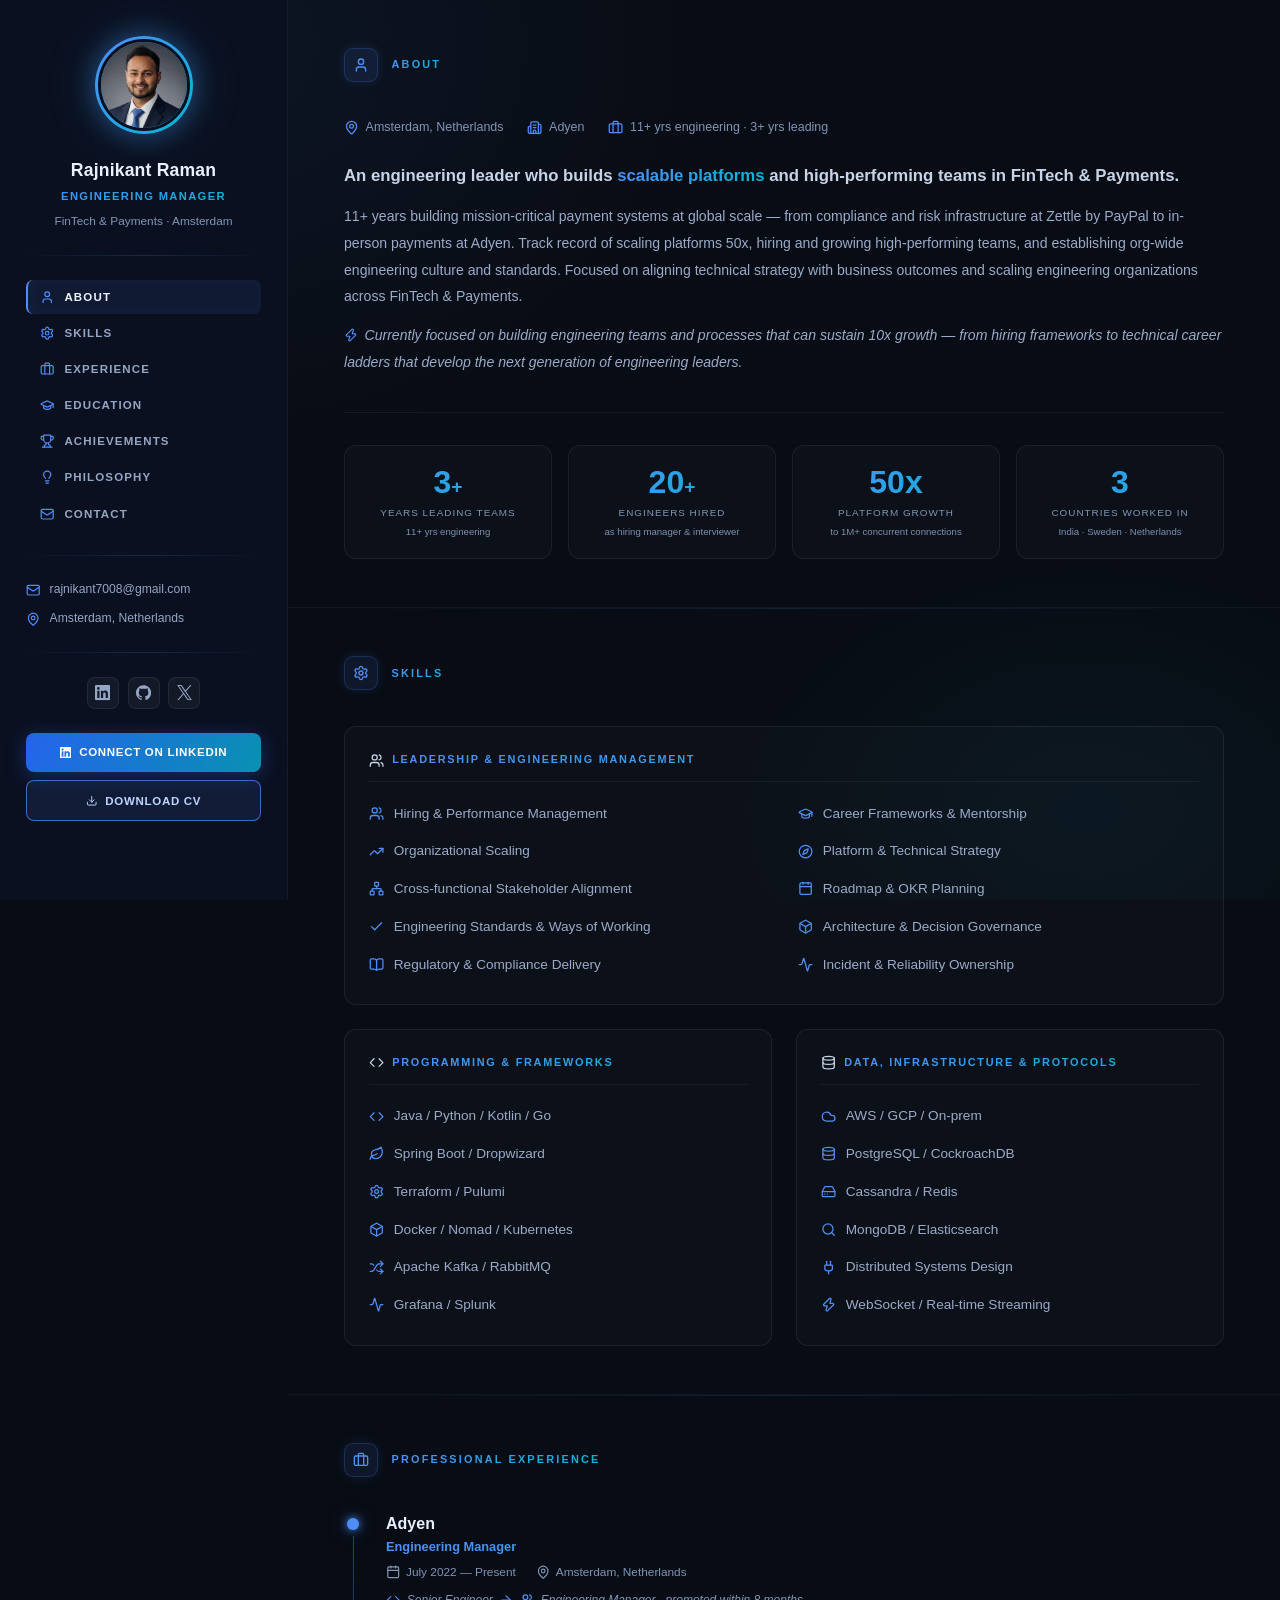
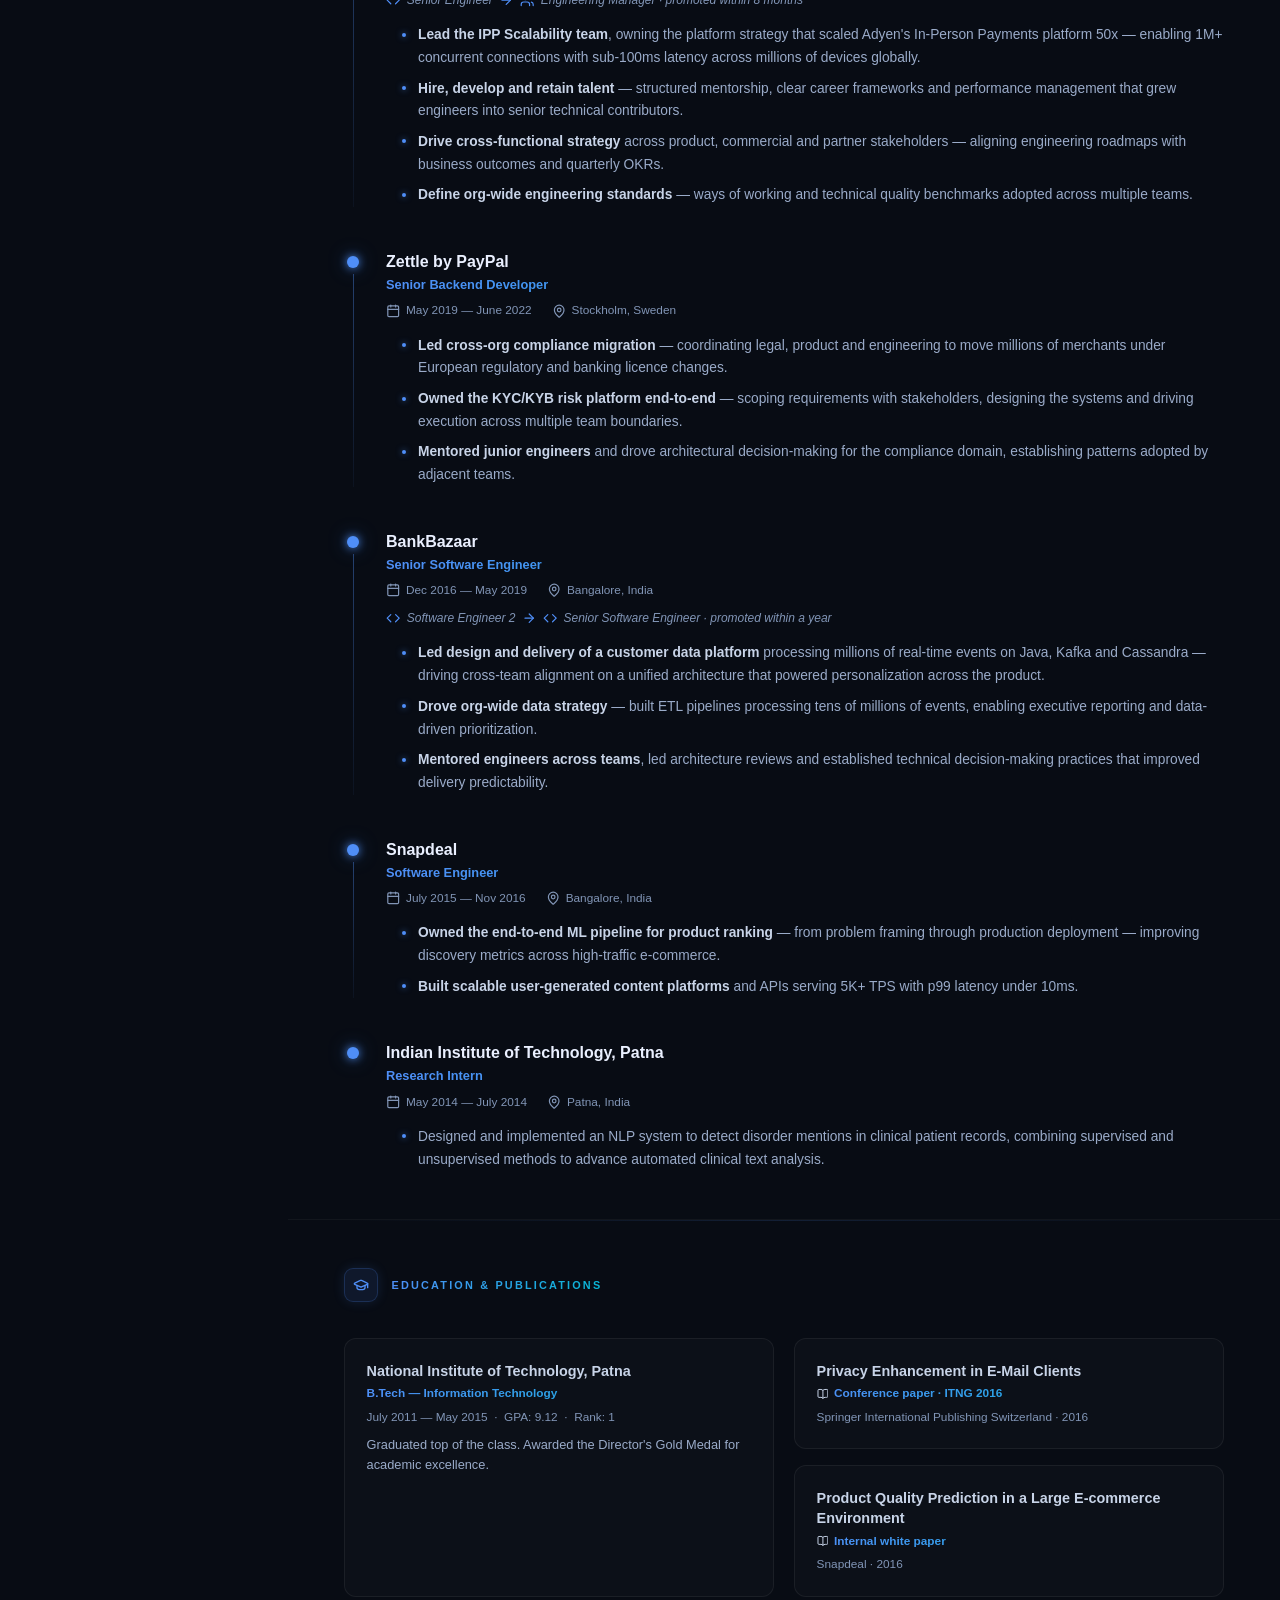
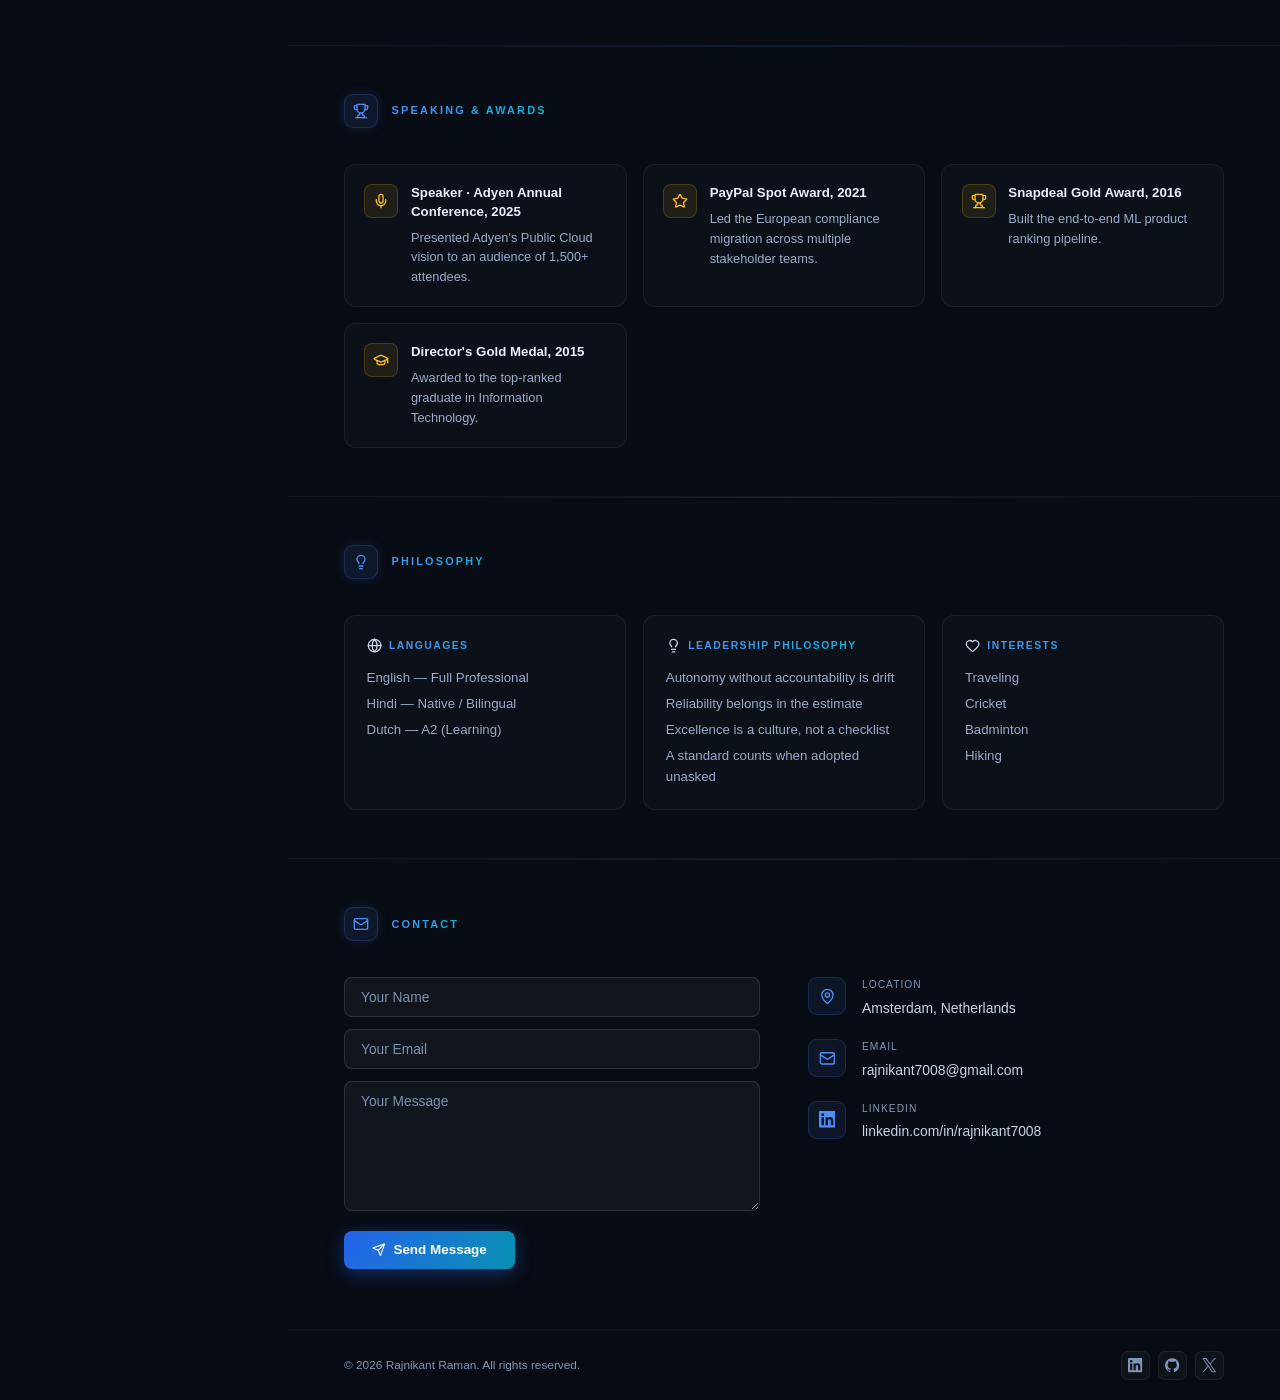
<file: index.html>
<!DOCTYPE html>
<html lang="en">
<head>
  <meta charset="utf-8">
  <title>Rajnikant Raman — Engineering Leader | FinTech &amp; Payments</title>
  <meta name="description" content="Engineering Manager at Adyen, ex-Zettle by PayPal. 11+ years building mission-critical payment systems at global scale. Based in Amsterdam.">
  <meta name="author" content="Rajnikant Raman">
  <meta name="viewport" content="width=device-width, initial-scale=1">
  <meta name="theme-color" content="#080c14">
  <meta name="robots" content="index, follow, max-image-preview:large">

  <link rel="canonical" href="https://rajnikant7008.github.io/">
  <link rel="icon" href="favicon.ico" sizes="any">
  <link rel="icon" href="favicon.svg" type="image/svg+xml">
  <link rel="apple-touch-icon" href="apple-touch-icon.png">

  <meta property="og:type" content="profile">
  <meta property="og:site_name" content="Rajnikant Raman">
  <meta property="og:title" content="Rajnikant Raman — Engineering Leader | FinTech &amp; Payments">
  <meta property="og:description" content="Engineering Manager at Adyen, ex-Zettle by PayPal. 11+ years building mission-critical payment systems at global scale. Based in Amsterdam.">
  <meta property="og:image" content="https://rajnikant7008.github.io/images/og-card.jpg">
  <meta property="og:image:width" content="1200">
  <meta property="og:image:height" content="630">
  <meta property="og:image:alt" content="Rajnikant Raman, Engineering Manager at Adyen — 3+ years leading teams, 20+ engineers hired, 50x platform growth, 3 countries.">
  <meta property="og:url" content="https://rajnikant7008.github.io/">
  <meta name="twitter:card" content="summary_large_image">
  <meta name="twitter:title" content="Rajnikant Raman — Engineering Leader | FinTech &amp; Payments">
  <meta name="twitter:description" content="Engineering Manager at Adyen, ex-Zettle by PayPal. 11+ years building mission-critical payment systems at global scale.">
  <meta name="twitter:image" content="https://rajnikant7008.github.io/images/og-card.jpg">

  <script type="application/ld+json">
  {
    "@context": "https://schema.org",
    "@type": "Person",
    "name": "Rajnikant Raman",
    "jobTitle": "Engineering Manager",
    "description": "Engineering leader with 11+ years building mission-critical payment systems at global scale.",
    "image": "https://rajnikant7008.github.io/images/og-card.jpg",
    "worksFor": { "@type": "Organization", "name": "Adyen" },
    "url": "https://rajnikant7008.github.io/",
    "address": { "@type": "PostalAddress", "addressLocality": "Amsterdam", "addressCountry": "NL" },
    "alumniOf": {
      "@type": "CollegeOrUniversity",
      "name": "National Institute of Technology, Patna",
      "sameAs": "https://www.nitp.ac.in/"
    },
    "knowsAbout": [
      "Engineering Management",
      "Distributed Systems",
      "Payments",
      "FinTech",
      "Platform Scalability",
      "Real-time Streaming"
    ],
    "knowsLanguage": ["en", "hi", "nl"],
    "sameAs": [
      "https://linkedin.com/in/rajnikant7008",
      "https://github.com/rajnikant7008",
      "https://x.com/rajnikant7008"
    ]
  }
  </script>

  <style>
    /* ── Reset ── */
    *, *::before, *::after { box-sizing: border-box; margin: 0; padding: 0; }
    html { scroll-behavior: smooth; }
    body {
      font-family: -apple-system, BlinkMacSystemFont, 'Segoe UI', Roboto, 'Helvetica Neue', sans-serif;
      background: #080c14;
      background-image:
        radial-gradient(ellipse 900px 700px at 15% 5%,  rgba(79,142,247,0.07) 0%, transparent 60%),
        radial-gradient(ellipse 700px 500px at 85% 90%, rgba(6,182,212,0.05)  0%, transparent 55%);
      background-attachment: fixed;
      color: #c8d4e8;
      display: flex;
      min-height: 100vh;
      line-height: 1.6;
    }
    a { color: inherit; text-decoration: none; }
    ul { list-style: none; }

    /* ── Utility ── */
    .grad-text {
      background: linear-gradient(120deg, #4f8ef7 0%, #06b6d4 100%);
      -webkit-background-clip: text;
      -webkit-text-fill-color: transparent;
      background-clip: text;
    }
    .vh {
      position: absolute; width: 1px; height: 1px;
      padding: 0; margin: -1px; overflow: hidden;
      clip: rect(0 0 0 0); clip-path: inset(50%); white-space: nowrap;
    }
    .skip-link {
      position: absolute; left: 0.5rem; top: -3rem;
      background: #2563eb; color: #fff;
      padding: 0.6rem 1rem; border-radius: 0 0 8px 8px;
      font-size: 0.82rem; font-weight: 700; z-index: 999;
      transition: top 0.15s;
    }
    .skip-link:focus { top: 0; color: #fff; }

    /* Icons */
    .ic {
      width: 1em; height: 1em;
      flex-shrink: 0;
      display: inline-block;
      vertical-align: -0.14em;
    }

    /* Focus visibility */
    a:focus-visible, button:focus-visible, input:focus-visible, textarea:focus-visible {
      outline: 2px solid #7ab3ff;
      outline-offset: 2px;
      border-radius: 4px;
    }

    /* ═══════════════════════════════════════
       SIDEBAR
    ═══════════════════════════════════════ */
    .sidebar {
      width: 288px;
      min-height: 100vh;
      background: #0b1020;
      border-right: 1px solid rgba(255,255,255,0.05);
      position: fixed;
      top: 0; left: 0;
      overflow-y: auto;
      display: flex;
      flex-direction: column;
      z-index: 100;
      scrollbar-width: thin;
      scrollbar-color: #1a2236 transparent;
    }
    .sidebar::-webkit-scrollbar { width: 3px; }
    .sidebar::-webkit-scrollbar-thumb { background: #1a2236; }

    .sidebar-inner {
      padding: 2.25rem 1.6rem 2.5rem;
      display: flex;
      flex-direction: column;
      gap: 1.5rem;
      flex: 1;
    }

    /* Profile */
    .profile { text-align: center; }
    .profile-photo-wrap {
      display: inline-block;
      padding: 3px;
      border-radius: 50%;
      background: linear-gradient(135deg, #4f8ef7, #06b6d4);
      box-shadow: 0 0 28px rgba(79,142,247,0.45), 0 0 56px rgba(6,182,212,0.15);
      margin-bottom: 1.1rem;
      line-height: 0;
    }
    .profile-photo {
      width: 92px; height: 92px;
      border-radius: 50%;
      border: 3px solid #0b1020;
      object-fit: cover;
      display: block;
    }
    .profile-name {
      font-size: 1.1rem;
      font-weight: 700;
      color: #eaf0ff;
      letter-spacing: 0.01em;
      margin-bottom: 0.35rem;
      line-height: 1.3;
    }
    .profile-role {
      font-size: 0.7rem;
      font-weight: 700;
      text-transform: uppercase;
      letter-spacing: 0.12em;
      line-height: 1.6;
    }
    .profile-tagline {
      font-size: 0.74rem;
      color: #8195b6;
      margin-top: 0.4rem;
    }

    /* Divider */
    .s-div {
      border: none;
      height: 1px;
      background: linear-gradient(90deg, transparent, rgba(79,142,247,0.2), transparent);
    }

    /* Nav */
    .sidebar-nav { display: flex; flex-direction: column; gap: 0.15rem; }
    .sidebar-nav a {
      display: flex; align-items: center; gap: 0.65rem;
      padding: 0.48rem 0.75rem;
      border-radius: 7px;
      font-size: 0.72rem;
      font-weight: 600;
      color: #94a6c4;
      text-transform: uppercase;
      letter-spacing: 0.1em;
      border-left: 2px solid transparent;
      transition: all 0.18s;
      white-space: nowrap;
    }
    .sidebar-nav a .ic { font-size: 0.9rem; color: #4f8ef7; }
    .sidebar-nav a:hover, .sidebar-nav a.active {
      background: rgba(79,142,247,0.08);
      color: #eaf0ff;
      border-left-color: #4f8ef7;
      box-shadow: inset 4px 0 16px rgba(79,142,247,0.06);
    }

    /* Contact list */
    .contact-list { display: flex; flex-direction: column; gap: 0.6rem; }
    .contact-item {
      display: flex; align-items: flex-start; gap: 0.6rem;
      font-size: 0.76rem; color: #94a6c4;
    }
    .contact-item .ic { color: #4f8ef7; margin-top: 3px; font-size: 0.9rem; }
    .contact-item a { color: #94a6c4; transition: color 0.15s; word-break: break-word; }
    .contact-item a:hover { color: #7ab3ff; }

    /* Social */
    .social-row { display: flex; gap: 0.55rem; justify-content: center; flex-wrap: wrap; }
    .social-row a {
      width: 32px; height: 32px;
      border-radius: 8px;
      background: rgba(255,255,255,0.04);
      border: 1px solid rgba(255,255,255,0.07);
      display: flex; align-items: center; justify-content: center;
      color: #94a6c4; font-size: 0.95rem;
      transition: all 0.18s;
    }
    .social-row a:hover {
      background: rgba(79,142,247,0.15);
      border-color: rgba(79,142,247,0.4);
      color: #7ab3ff;
      box-shadow: 0 0 12px rgba(79,142,247,0.25);
    }

    /* CTA */
    .sidebar-ctas { display: flex; flex-direction: column; gap: 0.5rem; }
    .sidebar-cta, .sidebar-cta-outline {
      display: flex; align-items: center; justify-content: center; gap: 0.5rem;
      padding: 0.65rem;
      border-radius: 8px;
      font-size: 0.72rem;
      font-weight: 700;
      letter-spacing: 0.06em;
      text-transform: uppercase;
    }
    .sidebar-cta {
      background: linear-gradient(120deg, #2563eb, #0891b2);
      color: #fff;
      transition: opacity 0.18s, box-shadow 0.18s;
      box-shadow: 0 4px 20px rgba(37,99,235,0.35);
    }
    .sidebar-cta:hover {
      opacity: 0.9;
      box-shadow: 0 4px 28px rgba(37,99,235,0.55);
      color: #fff;
    }
    .sidebar-cta-outline {
      border: 1px solid rgba(79,142,247,0.7);
      background: rgba(79,142,247,0.1);
      color: #bcd4ff;
      transition: border-color 0.18s, color 0.18s, background 0.18s;
    }
    .sidebar-cta-outline:hover {
      border-color: #7ab3ff;
      background: rgba(79,142,247,0.2);
      color: #fff;
    }

    /* ═══════════════════════════════════════
       MAIN CONTENT
    ═══════════════════════════════════════ */
    .main-content {
      margin-left: 288px;
      flex: 1;
      min-height: 100vh;
      display: flex;
      flex-direction: column;
    }

    .print-header { display: none; }

    /* Section */
    .section {
      padding: 3rem 3.5rem;
      position: relative;
      border-bottom: 1px solid rgba(255,255,255,0.04);
    }
    .section::before {
      content: '';
      position: absolute;
      top: 0; left: 3.5rem; right: 3.5rem;
      height: 1px;
      background: linear-gradient(90deg, transparent, rgba(79,142,247,0.15), transparent);
    }
    .section:first-of-type::before { display: none; }

    .section-header {
      display: flex; align-items: center; gap: 0.85rem;
      margin-bottom: 2.25rem;
    }
    .section-icon {
      width: 34px; height: 34px;
      background: rgba(79,142,247,0.1);
      border: 1px solid rgba(79,142,247,0.2);
      border-radius: 9px;
      display: flex; align-items: center; justify-content: center;
      color: #4f8ef7; font-size: 1rem;
      flex-shrink: 0;
      box-shadow: 0 0 12px rgba(79,142,247,0.15);
    }
    .section-title {
      font-size: 0.68rem;
      font-weight: 800;
      text-transform: uppercase;
      letter-spacing: 0.2em;
    }

    /* ── Skills ── */
    .skills-main-grid {
      display: grid;
      grid-template-columns: repeat(2, 1fr);
      gap: 1.5rem;
    }
    /* Leadership leads the section: full-width row, two-column list */
    .skill-group.lead-group { grid-column: 1 / -1; }
    .lead-group .skill-list {
      display: grid;
      grid-template-columns: repeat(2, minmax(0, 1fr));
      gap: 0.4rem 1.75rem;
    }
    .skill-group {
      background: rgba(255,255,255,0.02);
      border: 1px solid rgba(255,255,255,0.07);
      border-radius: 12px;
      padding: 1.5rem;
      transition: border-color 0.2s, box-shadow 0.2s;
    }
    .skill-group:hover {
      border-color: rgba(79,142,247,0.25);
      box-shadow: 0 4px 24px rgba(79,142,247,0.07);
    }
    .skill-group-title {
      font-size: 0.68rem;
      font-weight: 800;
      text-transform: uppercase;
      letter-spacing: 0.16em;
      margin-bottom: 1rem;
      padding-bottom: 0.75rem;
      border-bottom: 1px solid rgba(255,255,255,0.06);
      display: flex; align-items: center; gap: 0.5rem;
    }
    .skill-group-title .ic { font-size: 0.95rem; }
    .skill-list { display: flex; flex-direction: column; gap: 0.4rem; }
    .skill-item {
      display: flex; align-items: center; gap: 0.6rem;
      font-size: 0.85rem; color: #9aabc9;
      padding: 0.3rem 0;
    }
    .skill-item .ic { color: #4f8ef7; font-size: 0.95rem; }

    /* ── About ── */
    .about-meta {
      font-size: 0.78rem;
      color: #8195b6;
      display: flex; gap: 1.5rem; flex-wrap: wrap;
      margin-bottom: 1.5rem;
    }
    .about-meta span { display: flex; align-items: center; gap: 0.4rem; }
    .about-meta .ic { color: #4f8ef7; font-size: 0.95rem; }
    .about-lead {
      font-size: 1.05rem;
      font-weight: 600;
      line-height: 1.65;
      color: #c8d4e8;
      margin-bottom: 0.85rem;
    }
    .about-body {
      font-size: 0.88rem;
      line-height: 1.9;
      color: #9aabc9;
    }
    .about-focus {
      margin-top: 0.75rem;
      font-style: italic;
      color: #9aabc9;
    }
    .about-focus .ic { color: #4f8ef7; margin-right: 0.4rem; }
    .stat-row {
      display: flex; gap: 1rem;
      margin-top: 2.25rem;
      padding-top: 2rem;
      border-top: 1px solid rgba(255,255,255,0.06);
      flex-wrap: wrap;
    }
    .stat-card {
      flex: 1; min-width: 100px;
      padding: 1.25rem 0.75rem;
      border-radius: 12px;
      background: rgba(255,255,255,0.02);
      border: 1px solid rgba(255,255,255,0.06);
      text-align: center;
      display: flex; flex-direction: column; justify-content: center;
      transition: border-color 0.2s, box-shadow 0.2s;
    }
    .stat-card:hover {
      border-color: rgba(79,142,247,0.3);
      box-shadow: 0 0 20px rgba(79,142,247,0.08);
    }
    .stat-val {
      font-size: 2rem;
      font-weight: 800;
      line-height: 1;
      display: block;
    }
    .stat-val small { font-size: 1.2rem; }
    .stat-lbl {
      font-size: 0.62rem;
      text-transform: uppercase;
      letter-spacing: 0.1em;
      color: #8195b6;
      margin-top: 0.45rem;
      display: block;
    }
    .stat-sub {
      font-size: 0.6rem;
      color: #7d90b0;
      margin-top: 0.3rem;
      display: block;
      line-height: 1.35;
    }

    /* ── Timeline ── */
    .timeline { display: flex; flex-direction: column; }
    .tl-item {
      display: flex; gap: 1.5rem;
      padding-bottom: 2.75rem;
    }
    .tl-item:last-child { padding-bottom: 0; }
    .tl-left {
      display: flex; flex-direction: column; align-items: center;
      flex-shrink: 0; width: 18px;
    }
    .tl-dot {
      width: 12px; height: 12px;
      border-radius: 50%;
      background: #4f8ef7;
      box-shadow: 0 0 8px rgba(79,142,247,0.9), 0 0 20px rgba(79,142,247,0.4);
      flex-shrink: 0;
      margin-top: 5px;
    }
    .tl-line {
      width: 1px; flex: 1;
      background: linear-gradient(180deg, rgba(79,142,247,0.4) 0%, rgba(79,142,247,0.05) 100%);
      margin-top: 6px;
    }
    .tl-item:last-child .tl-line { display: none; }
    .tl-body { flex: 1; padding-top: 1px; }
    .tl-company {
      font-size: 1rem; font-weight: 700; color: #eaf0ff;
      line-height: 1.3;
    }
    .tl-company a { color: #eaf0ff; transition: color 0.15s; }
    .tl-company a:hover { color: #7ab3ff; }
    .tl-role {
      font-size: 0.8rem; font-weight: 600;
      margin-top: 0.15rem;
    }
    .tl-meta {
      display: flex; gap: 1.25rem; flex-wrap: wrap;
      font-size: 0.74rem; color: #8195b6;
      margin-top: 0.35rem;
    }
    .tl-meta span { display: flex; align-items: center; gap: 0.35rem; }
    .tl-meta .ic { font-size: 0.9rem; }
    .tl-context {
      margin-top: 0.55rem;
      font-size: 0.75rem;
      color: #8195b6;
      font-style: italic;
      display: flex; align-items: center; gap: 0.4rem; flex-wrap: wrap;
    }
    .tl-context .ic { font-size: 0.9rem; color: #4f8ef7; font-style: normal; }
    .tl-bullets {
      margin-top: 0.9rem;
      padding-left: 1rem;
      list-style: none;
      display: flex; flex-direction: column; gap: 0.5rem;
    }
    .tl-bullets li {
      font-size: 0.86rem; color: #9aabc9; line-height: 1.65;
      padding-left: 1rem;
      position: relative;
    }
    .tl-bullets li::before {
      content: '';
      position: absolute; left: 0; top: 0.62em;
      width: 4px; height: 4px;
      border-radius: 50%;
      background: #4f8ef7;
      box-shadow: 0 0 6px rgba(79,142,247,0.7);
    }
    .tl-bullets strong { color: #c8d4e8; font-weight: 600; }

    /* ── Grid ── */
    .two-col {
      display: grid;
      grid-template-columns: 1fr 1fr;
      gap: 1.25rem;
    }
    .pub-stack { display: flex; flex-direction: column; gap: 1rem; }

    /* Info cards */
    .info-card {
      background: rgba(255,255,255,0.02);
      border: 1px solid rgba(255,255,255,0.06);
      border-radius: 12px;
      padding: 1.35rem;
      transition: border-color 0.2s, box-shadow 0.2s;
    }
    .info-card:hover {
      border-color: rgba(79,142,247,0.25);
      box-shadow: 0 4px 24px rgba(79,142,247,0.07);
    }
    .info-card-title {
      font-size: 0.9rem; font-weight: 700; color: #c8d4e8;
      margin-bottom: 0.2rem; line-height: 1.4;
    }
    .info-card-title a { color: #c8d4e8; transition: color 0.15s; }
    .info-card-title a:hover { color: #7ab3ff; }
    .info-card-sub {
      font-size: 0.74rem; font-weight: 600;
      margin-bottom: 0.3rem;
      display: flex; align-items: center; gap: 0.35rem;
    }
    .info-card-meta { font-size: 0.74rem; color: #8195b6; }
    .info-card-body { font-size: 0.8rem; color: #9aabc9; margin-top: 0.5rem; line-height: 1.6; }

    /* Achievements */
    .ach-grid {
      display: grid;
      grid-template-columns: repeat(auto-fit, minmax(210px, 1fr));
      gap: 1rem;
    }
    .ach-card {
      background: rgba(255,255,255,0.02);
      border: 1px solid rgba(255,255,255,0.06);
      border-radius: 12px;
      padding: 1.2rem;
      display: flex; gap: 0.8rem; align-items: flex-start;
      transition: border-color 0.2s, box-shadow 0.2s;
    }
    .ach-card:hover {
      border-color: rgba(250,204,21,0.25);
      box-shadow: 0 4px 24px rgba(250,204,21,0.05);
    }
    .ach-icon {
      width: 34px; height: 34px;
      border-radius: 8px;
      background: rgba(250,204,21,0.08);
      border: 1px solid rgba(250,204,21,0.18);
      display: flex; align-items: center; justify-content: center;
      color: #fbbf24; font-size: 1rem;
      flex-shrink: 0;
    }
    .ach-body { min-width: 0; }
    .ach-text { font-size: 0.8rem; color: #9aabc9; line-height: 1.55; }
    .ach-title { color: #eaf0ff; margin: 0 0 0.4rem; font-size: 0.83rem; font-weight: 700; line-height: 1.4; letter-spacing: 0; }

    /* More */
    .more-grid {
      display: grid;
      grid-template-columns: repeat(3, 1fr);
      gap: 1.1rem;
    }
    .more-card {
      background: rgba(255,255,255,0.02);
      border: 1px solid rgba(255,255,255,0.06);
      border-radius: 12px;
      padding: 1.35rem;
      transition: border-color 0.2s, box-shadow 0.2s;
    }
    .more-card:hover {
      border-color: rgba(79,142,247,0.25);
      box-shadow: 0 4px 24px rgba(79,142,247,0.07);
    }
    .more-card-title {
      font-size: 0.65rem; font-weight: 800;
      text-transform: uppercase; letter-spacing: 0.14em;
      margin-bottom: 0.85rem;
      display: flex; align-items: center; gap: 0.45rem;
    }
    .more-card-title .ic { font-size: 0.95rem; }
    .more-list { display: flex; flex-direction: column; gap: 0.35rem; }
    .more-list li { font-size: 0.83rem; color: #9aabc9; line-height: 1.55; }

    /* Contact */
    .contact-grid {
      display: grid;
      grid-template-columns: 1fr 1fr;
      gap: 3rem;
    }
    .cf-wrap { display: flex; flex-direction: column; gap: 0.75rem; }
    .form-field input, .form-field textarea {
      width: 100%;
      padding: 0.72rem 1rem;
      background: rgba(255,255,255,0.04);
      border: 1px solid rgba(255,255,255,0.12);
      border-radius: 8px;
      font-size: 0.86rem;
      color: #c8d4e8;
      outline: none;
      transition: border-color 0.18s, box-shadow 0.18s;
      font-family: inherit;
    }
    .form-field input::placeholder, .form-field textarea::placeholder { color: #7d90b0; }
    .form-field input:focus, .form-field textarea:focus {
      border-color: rgba(79,142,247,0.6);
      box-shadow: 0 0 0 3px rgba(79,142,247,0.12);
    }
    .form-field textarea { min-height: 130px; resize: vertical; }
    .btn-submit {
      display: inline-flex; align-items: center; gap: 0.5rem;
      align-self: flex-start;
      background: linear-gradient(120deg, #2563eb, #0891b2);
      color: #fff; border: none;
      padding: 0.72rem 1.75rem;
      border-radius: 8px;
      font-size: 0.84rem; font-weight: 700;
      cursor: pointer;
      transition: opacity 0.18s, box-shadow 0.18s;
      font-family: inherit;
      box-shadow: 0 4px 18px rgba(37,99,235,0.4);
    }
    .btn-submit:hover:not(:disabled) { opacity: 0.9; box-shadow: 0 4px 28px rgba(37,99,235,0.6); }
    .btn-submit:disabled { opacity: 0.65; cursor: progress; }
    .form-status { margin-top: 0.75rem; }
    .form-status p {
      display: flex; align-items: center; gap: 0.5rem;
      font-size: 0.84rem;
      padding: 0.75rem 1rem; border-radius: 8px;
    }
    .form-status .ok  { background: rgba(16,185,129,0.1); color: #4ade80; border: 1px solid rgba(52,211,153,0.25); }
    .form-status .err { background: rgba(239,68,68,0.1);  color: #f87171; border: 1px solid rgba(248,113,113,0.25); }

    .ci-wrap { display: flex; flex-direction: column; gap: 1.25rem; }
    .ci-item { display: flex; gap: 1rem; align-items: flex-start; }
    .ci-icon {
      width: 38px; height: 38px;
      background: rgba(79,142,247,0.08);
      border: 1px solid rgba(79,142,247,0.18);
      border-radius: 9px;
      display: flex; align-items: center; justify-content: center;
      color: #4f8ef7; font-size: 1.05rem; flex-shrink: 0;
    }
    .ci-label { font-size: 0.64rem; text-transform: uppercase; letter-spacing: 0.1em; color: #8195b6; margin-bottom: 0.2rem; }
    .ci-value { font-size: 0.87rem; color: #c8d4e8; font-weight: 500; word-break: break-word; }
    .ci-value a { color: #c8d4e8; transition: color 0.15s; }
    .ci-value a:hover { color: #7ab3ff; }

    /* Footer */
    .site-footer {
      background: #070b12;
      border-top: 1px solid rgba(255,255,255,0.04);
      padding: 1.25rem 3.5rem;
      display: flex; justify-content: space-between; align-items: center;
      gap: 1rem;
      margin-top: auto;
    }
    .footer-copy { font-size: 0.74rem; color: #8195b6; }
    .footer-social { display: flex; gap: 0.5rem; }
    .footer-social a {
      width: 29px; height: 29px;
      border-radius: 7px;
      background: rgba(255,255,255,0.03);
      border: 1px solid rgba(255,255,255,0.06);
      display: flex; align-items: center; justify-content: center;
      color: #8195b6; font-size: 0.9rem;
      transition: all 0.18s;
    }
    .footer-social a:hover {
      background: rgba(79,142,247,0.12);
      border-color: rgba(79,142,247,0.3);
      color: #7ab3ff;
      box-shadow: 0 0 10px rgba(79,142,247,0.2);
    }

    /* ── Responsive ── */
    @media (max-width: 1024px) {
      .sidebar { width: 260px; }
      .main-content { margin-left: 260px; }
      .section { padding: 2.5rem 2rem; }
      .section::before { left: 2rem; right: 2rem; }
      .site-footer { padding: 1.25rem 2rem; }
      .skills-main-grid { grid-template-columns: 1fr 1fr; }
      .more-grid { grid-template-columns: 1fr 1fr; }
    }

    /* Compact mobile header: content starts far sooner. */
    @media (max-width: 768px) {
      body { flex-direction: column; }
      .sidebar {
        width: 100%; position: static; min-height: auto;
        border-right: none; border-bottom: 1px solid rgba(255,255,255,0.06);
      }
      .main-content { margin-left: 0; }
      .sidebar-inner { padding: 1.1rem 1.25rem 0.9rem; gap: 0.9rem; }
      .profile {
        display: flex; align-items: center; gap: 0.9rem; text-align: left;
      }
      .profile-photo-wrap { margin-bottom: 0; }
      .profile-photo { width: 56px; height: 56px; }
      .profile-name { font-size: 1rem; margin-bottom: 0.15rem; }
      .sidebar-nav {
        flex-direction: row; overflow-x: auto; gap: 0.3rem;
        padding-bottom: 0.3rem; scrollbar-width: none;
        -webkit-overflow-scrolling: touch;
      }
      .sidebar-nav::-webkit-scrollbar { display: none; }
      .sidebar-nav a {
        border-left: none; border-bottom: 2px solid transparent;
        border-radius: 6px 6px 0 0; padding: 0.4rem 0.6rem;
      }
      .sidebar-nav a:hover, .sidebar-nav a.active {
        border-left-color: transparent; border-bottom-color: #4f8ef7; box-shadow: none;
      }
      .sidebar-ctas { flex-direction: row; }
      .sidebar-ctas a { flex: 1; }
      /* Duplicated verbatim in the Contact section below. */
      .sidebar .contact-list, .sidebar .social-row, .sidebar .s-div { display: none; }
      .two-col, .more-grid, .contact-grid, .skills-main-grid { grid-template-columns: 1fr; }
      .lead-group .skill-list { grid-template-columns: 1fr; }
      .contact-grid { gap: 2rem; }
      .section { padding: 2rem 1.25rem; }
      .section::before { left: 1.25rem; right: 1.25rem; }
      .site-footer { padding: 1rem 1.25rem; flex-direction: column; gap: 0.75rem; text-align: center; }
      .stat-row { gap: 0.75rem; }
      .tl-item { gap: 1rem; }
    }
    @media (max-width: 480px) {
      .ach-grid { grid-template-columns: 1fr; }
      .stat-card { min-width: 80px; flex-basis: 40%; }
      .stat-val { font-size: 1.7rem; }
    }

    @media (prefers-reduced-motion: reduce) {
      html { scroll-behavior: auto; }
      *, *::before, *::after {
        animation-duration: 0.01ms !important;
        animation-iteration-count: 1 !important;
        transition-duration: 0.01ms !important;
      }
    }

    /* ── Print ── */
    @media print {
      body {
        display: block; background: #fff; color: #000;
        font-size: 11pt; line-height: 1.45;
      }
      .sidebar, .site-footer, #contact, .skip-link, .stat-row { display: none !important; }
      .main-content { margin: 0; }
      .print-header {
        display: block;
        margin: 0 0 1.1rem;
        padding-bottom: 0.6rem;
        border-bottom: 1.5pt solid #000;
        page-break-after: avoid;
      }
      .print-name {
        margin: 0; font-size: 19pt; font-weight: 800;
        letter-spacing: -0.01em; color: #000;
      }
      .print-role {
        margin: 0.15rem 0 0; font-size: 10.5pt; font-weight: 600;
        letter-spacing: 0.06em; text-transform: uppercase; color: #333;
      }
      .print-contact { margin: 0.35rem 0 0; font-size: 9.5pt; color: #222; }
      .section { padding: 0 0 1rem; border: none; page-break-inside: avoid; }
      .section::before { display: none; }
      .section-icon { display: none; }
      .section-title, .grad-text {
        -webkit-text-fill-color: #000 !important; color: #000 !important;
        background: none !important;
      }
      .section-title { font-size: 12pt; letter-spacing: 0.08em; }
      .about-lead, .about-body, .skill-item, .tl-bullets li, .more-list li,
      .ach-text, .info-card-body, .tl-meta, .info-card-meta, .about-meta { color: #222 !important; }
      .tl-company, .tl-company a, .info-card-title, .info-card-title a,
      .ach-title, .tl-bullets strong { color: #000 !important; }
      .skill-group, .info-card, .ach-card, .more-card, .stat-card {
        border: 1px solid #ccc; box-shadow: none; background: none;
        page-break-inside: avoid;
      }
      .tl-dot, .tl-line { background: #888 !important; box-shadow: none !important; }
      .tl-item { page-break-inside: avoid; }
      a { color: #000; }
    }
  </style>
</head>

<body id="top">

  <a class="skip-link" href="#main">Skip to content</a>

  <svg xmlns="http://www.w3.org/2000/svg" style="display:none" aria-hidden="true"><symbol id="i-user" viewBox="0 0 24 24" fill="none" stroke="currentColor" stroke-width="2" stroke-linecap="round" stroke-linejoin="round"><path d="M19 21v-2a4 4 0 0 0-4-4H9a4 4 0 0 0-4 4v2" /> <circle cx="12" cy="7" r="4" /></symbol><symbol id="i-settings" viewBox="0 0 24 24" fill="none" stroke="currentColor" stroke-width="2" stroke-linecap="round" stroke-linejoin="round"><path d="M9.671 4.136a2.34 2.34 0 0 1 4.659 0 2.34 2.34 0 0 0 3.319 1.915 2.34 2.34 0 0 1 2.33 4.033 2.34 2.34 0 0 0 0 3.831 2.34 2.34 0 0 1-2.33 4.033 2.34 2.34 0 0 0-3.319 1.915 2.34 2.34 0 0 1-4.659 0 2.34 2.34 0 0 0-3.32-1.915 2.34 2.34 0 0 1-2.33-4.033 2.34 2.34 0 0 0 0-3.831A2.34 2.34 0 0 1 6.35 6.051a2.34 2.34 0 0 0 3.319-1.915" /> <circle cx="12" cy="12" r="3" /></symbol><symbol id="i-briefcase" viewBox="0 0 24 24" fill="none" stroke="currentColor" stroke-width="2" stroke-linecap="round" stroke-linejoin="round"><path d="M16 20V4a2 2 0 0 0-2-2h-4a2 2 0 0 0-2 2v16" /> <rect width="20" height="14" x="2" y="6" rx="2" /></symbol><symbol id="i-grad" viewBox="0 0 24 24" fill="none" stroke="currentColor" stroke-width="2" stroke-linecap="round" stroke-linejoin="round"><path d="M21.42 10.922a1 1 0 0 0-.019-1.838L12.83 5.18a2 2 0 0 0-1.66 0L2.6 9.08a1 1 0 0 0 0 1.832l8.57 3.908a2 2 0 0 0 1.66 0z" /> <path d="M22 10v6" /> <path d="M6 12.5V16a6 3 0 0 0 12 0v-3.5" /></symbol><symbol id="i-trophy" viewBox="0 0 24 24" fill="none" stroke="currentColor" stroke-width="2" stroke-linecap="round" stroke-linejoin="round"><path d="M10 14.66V17a1 1 0 0 1-1 1 2 2 0 0 0-2 2v2" /> <path d="M14 14.66V17a1 1 0 0 0 1 1 2 2 0 0 1 2 2v2" /> <path d="M17.916 10H19.5A2.5 2.5 0 0 0 22 7.5V5a1 1 0 0 0-1-1h-3" /> <path d="M4 22h16" /> <path d="M6 9a6 6 0 0 0 12 0V3a1 1 0 0 0-1-1H7a1 1 0 0 0-1 1z" /> <path d="M6.084 10H4.5A2.5 2.5 0 0 1 2 7.5V5a1 1 0 0 1 1-1h3" /></symbol><symbol id="i-bulb" viewBox="0 0 24 24" fill="none" stroke="currentColor" stroke-width="2" stroke-linecap="round" stroke-linejoin="round"><path d="M15 14c.2-1 .7-1.7 1.5-2.5 1-.9 1.5-2.2 1.5-3.5A6 6 0 0 0 6 8c0 1 .2 2.2 1.5 3.5.7.7 1.3 1.5 1.5 2.5" /> <path d="M9 18h6" /> <path d="M10 22h4" /></symbol><symbol id="i-mail" viewBox="0 0 24 24" fill="none" stroke="currentColor" stroke-width="2" stroke-linecap="round" stroke-linejoin="round"><path d="m22 7-8.991 5.727a2 2 0 0 1-2.009 0L2 7" /> <rect x="2" y="4" width="20" height="16" rx="2" /></symbol><symbol id="i-pin" viewBox="0 0 24 24" fill="none" stroke="currentColor" stroke-width="2" stroke-linecap="round" stroke-linejoin="round"><path d="M20 10c0 4.993-5.539 10.193-7.399 11.799a1 1 0 0 1-1.202 0C9.539 20.193 4 14.993 4 10a8 8 0 0 1 16 0" /> <circle cx="12" cy="10" r="3" /></symbol><symbol id="i-download" viewBox="0 0 24 24" fill="none" stroke="currentColor" stroke-width="2" stroke-linecap="round" stroke-linejoin="round"><path d="M12 15V3" /> <path d="M21 15v4a2 2 0 0 1-2 2H5a2 2 0 0 1-2-2v-4" /> <path d="m7 10 5 5 5-5" /></symbol><symbol id="i-building" viewBox="0 0 24 24" fill="none" stroke="currentColor" stroke-width="2" stroke-linecap="round" stroke-linejoin="round"><path d="M10 12h4" /> <path d="M10 8h4" /> <path d="M14 21v-3a2 2 0 0 0-4 0v3" /> <path d="M6 10H4a2 2 0 0 0-2 2v7a2 2 0 0 0 2 2h16a2 2 0 0 0 2-2V9a2 2 0 0 0-2-2h-2" /> <path d="M6 21V5a2 2 0 0 1 2-2h8a2 2 0 0 1 2 2v16" /></symbol><symbol id="i-zap" viewBox="0 0 24 24" fill="none" stroke="currentColor" stroke-width="2" stroke-linecap="round" stroke-linejoin="round"><path d="M15.914 4a1.5 1.5 0 00-2.474-1.561l-9 9A1.5 1.5 0 005.5 14h4.002a.5.5 0 01.471.666L8.086 20a1.5 1.5 0 002.475 1.56l9-9A1.5 1.5 0 0018.5 10h-3.997a.5.5 0 01-.472-.667z" /></symbol><symbol id="i-users" viewBox="0 0 24 24" fill="none" stroke="currentColor" stroke-width="2" stroke-linecap="round" stroke-linejoin="round"><path d="M16 21v-2a4 4 0 0 0-4-4H6a4 4 0 0 0-4 4v2" /> <path d="M16 3.128a4 4 0 0 1 0 7.744" /> <path d="M22 21v-2a4 4 0 0 0-3-3.87" /> <circle cx="9" cy="7" r="4" /></symbol><symbol id="i-network" viewBox="0 0 24 24" fill="none" stroke="currentColor" stroke-width="2" stroke-linecap="round" stroke-linejoin="round"><rect x="16" y="16" width="6" height="6" rx="1" /> <rect x="2" y="16" width="6" height="6" rx="1" /> <rect x="9" y="2" width="6" height="6" rx="1" /> <path d="M5 16v-3a1 1 0 0 1 1-1h12a1 1 0 0 1 1 1v3" /> <path d="M12 12V8" /></symbol><symbol id="i-trending" viewBox="0 0 24 24" fill="none" stroke="currentColor" stroke-width="2" stroke-linecap="round" stroke-linejoin="round"><path d="M16 7h6v6" /> <path d="m22 7-8.5 8.5-5-5L2 17" /></symbol><symbol id="i-compass" viewBox="0 0 24 24" fill="none" stroke="currentColor" stroke-width="2" stroke-linecap="round" stroke-linejoin="round"><circle cx="12" cy="12" r="10" /> <path d="m16.24 7.76-1.804 5.411a2 2 0 0 1-1.265 1.265L7.76 16.24l1.804-5.411a2 2 0 0 1 1.265-1.265z" /></symbol><symbol id="i-code" viewBox="0 0 24 24" fill="none" stroke="currentColor" stroke-width="2" stroke-linecap="round" stroke-linejoin="round"><path d="m16 18 6-6-6-6" /> <path d="m8 6-6 6 6 6" /></symbol><symbol id="i-leaf" viewBox="0 0 24 24" fill="none" stroke="currentColor" stroke-width="2" stroke-linecap="round" stroke-linejoin="round"><path d="M11 20A7 7 0 0 1 9.8 6.1C15.5 5 17 4.48 19 2c1 2 2 4.18 2 8 0 5.5-4.78 10-10 10Z" /> <path d="M2 21c0-3 1.85-5.36 5.08-6C9.5 14.52 12 13 13 12" /></symbol><symbol id="i-box" viewBox="0 0 24 24" fill="none" stroke="currentColor" stroke-width="2" stroke-linecap="round" stroke-linejoin="round"><path d="M21 8a2 2 0 0 0-1-1.73l-7-4a2 2 0 0 0-2 0l-7 4A2 2 0 0 0 3 8v8a2 2 0 0 0 1 1.73l7 4a2 2 0 0 0 2 0l7-4A2 2 0 0 0 21 16Z" /> <path d="m3.3 7 8.7 5 8.7-5" /> <path d="M12 22V12" /></symbol><symbol id="i-shuffle" viewBox="0 0 24 24" fill="none" stroke="currentColor" stroke-width="2" stroke-linecap="round" stroke-linejoin="round"><path d="m18 14 4 4-4 4" /> <path d="m18 2 4 4-4 4" /> <path d="M2 18h1.973a4 4 0 0 0 3.3-1.7l5.454-8.6a4 4 0 0 1 3.3-1.7H22" /> <path d="M2 6h1.972a4 4 0 0 1 3.6 2.2" /> <path d="M22 18h-6.041a4 4 0 0 1-3.3-1.8l-.359-.45" /></symbol><symbol id="i-activity" viewBox="0 0 24 24" fill="none" stroke="currentColor" stroke-width="2" stroke-linecap="round" stroke-linejoin="round"><path d="M22 12h-2.48a2 2 0 0 0-1.93 1.46l-2.35 8.36a.25.25 0 0 1-.48 0L9.24 2.18a.25.25 0 0 0-.48 0l-2.35 8.36A2 2 0 0 1 4.49 12H2" /></symbol><symbol id="i-database" viewBox="0 0 24 24" fill="none" stroke="currentColor" stroke-width="2" stroke-linecap="round" stroke-linejoin="round"><ellipse cx="12" cy="5" rx="9" ry="3" /> <path d="M3 5V19A9 3 0 0 0 21 19V5" /> <path d="M3 12A9 3 0 0 0 21 12" /></symbol><symbol id="i-cloud" viewBox="0 0 24 24" fill="none" stroke="currentColor" stroke-width="2" stroke-linecap="round" stroke-linejoin="round"><path d="M17.5 19H9a7 7 0 1 1 6.71-9h1.79a4.5 4.5 0 1 1 0 9Z" /></symbol><symbol id="i-drive" viewBox="0 0 24 24" fill="none" stroke="currentColor" stroke-width="2" stroke-linecap="round" stroke-linejoin="round"><path d="M10 16h.01" /> <path d="M2.212 11.577a2 2 0 0 0-.212.896V18a2 2 0 0 0 2 2h16a2 2 0 0 0 2-2v-5.527a2 2 0 0 0-.212-.896L18.55 5.11A2 2 0 0 0 16.76 4H7.24a2 2 0 0 0-1.79 1.11z" /> <path d="M21.946 12.013H2.054" /> <path d="M6 16h.01" /></symbol><symbol id="i-search" viewBox="0 0 24 24" fill="none" stroke="currentColor" stroke-width="2" stroke-linecap="round" stroke-linejoin="round"><path d="m21 21-4.34-4.34" /> <circle cx="11" cy="11" r="8" /></symbol><symbol id="i-plug" viewBox="0 0 24 24" fill="none" stroke="currentColor" stroke-width="2" stroke-linecap="round" stroke-linejoin="round"><path d="M12 22v-5" /> <path d="M15 8V2" /> <path d="M17 8a1 1 0 0 1 1 1v4a4 4 0 0 1-4 4h-4a4 4 0 0 1-4-4V9a1 1 0 0 1 1-1z" /> <path d="M9 8V2" /></symbol><symbol id="i-calendar" viewBox="0 0 24 24" fill="none" stroke="currentColor" stroke-width="2" stroke-linecap="round" stroke-linejoin="round"><path d="M8 2v3" /> <path d="M16 2v3" /> <rect x="3" y="3" width="18" height="18" rx="2" /> <path d="M3 9h18" /></symbol><symbol id="i-book" viewBox="0 0 24 24" fill="none" stroke="currentColor" stroke-width="2" stroke-linecap="round" stroke-linejoin="round"><path d="M12 5v16" /> <path d="M20.001 19A2 2 0 0022 17V5a2 2 0 00-1.999-2L16 3.002A5 5 0 0012 5a5 5 0 00-4-2H4a2 2 0 00-2 2v12a2 2 0 001.999 2H8a5 5 0 014 2 5 5 0 014-2z" /></symbol><symbol id="i-mic" viewBox="0 0 24 24" fill="none" stroke="currentColor" stroke-width="2" stroke-linecap="round" stroke-linejoin="round"><path d="M12 19v3" /> <path d="M19 10v2a7 7 0 0 1-14 0v-2" /> <rect x="9" y="2" width="6" height="13" rx="3" /></symbol><symbol id="i-star" viewBox="0 0 24 24" fill="none" stroke="currentColor" stroke-width="2" stroke-linecap="round" stroke-linejoin="round"><path d="M11.525 2.295a.53.53 0 0 1 .95 0l2.31 4.679a2.123 2.123 0 0 0 1.595 1.16l5.166.756a.53.53 0 0 1 .294.904l-3.736 3.638a2.123 2.123 0 0 0-.611 1.878l.882 5.14a.53.53 0 0 1-.771.56l-4.618-2.428a2.122 2.122 0 0 0-1.973 0L6.396 21.01a.53.53 0 0 1-.77-.56l.881-5.139a2.122 2.122 0 0 0-.611-1.879L2.16 9.795a.53.53 0 0 1 .294-.906l5.165-.755a2.122 2.122 0 0 0 1.597-1.16z" /></symbol><symbol id="i-globe" viewBox="0 0 24 24" fill="none" stroke="currentColor" stroke-width="2" stroke-linecap="round" stroke-linejoin="round"><circle cx="12" cy="12" r="10" /> <path d="M12 2a14.5 14.5 0 0 0 0 20 14.5 14.5 0 0 0 0-20" /> <path d="M2 12h20" /></symbol><symbol id="i-heart" viewBox="0 0 24 24" fill="none" stroke="currentColor" stroke-width="2" stroke-linecap="round" stroke-linejoin="round"><path d="M2 9.5a5.5 5.5 0 0 1 9.591-3.676.56.56 0 0 0 .818 0A5.49 5.49 0 0 1 22 9.5c0 2.29-1.5 4-3 5.5l-5.492 5.313a2 2 0 0 1-3 .019L5 15c-1.5-1.5-3-3.2-3-5.5" /></symbol><symbol id="i-send" viewBox="0 0 24 24" fill="none" stroke="currentColor" stroke-width="2" stroke-linecap="round" stroke-linejoin="round"><path d="M14.536 21.686a.5.5 0 0 0 .937-.024l6.5-19a.496.496 0 0 0-.635-.635l-19 6.5a.5.5 0 0 0-.024.937l7.93 3.18a2 2 0 0 1 1.112 1.11z" /> <path d="m21.854 2.147-10.94 10.939" /></symbol><symbol id="i-alert" viewBox="0 0 24 24" fill="none" stroke="currentColor" stroke-width="2" stroke-linecap="round" stroke-linejoin="round"><circle cx="12" cy="12" r="10" /> <line x1="12" x2="12" y1="8" y2="12" /> <line x1="12" x2="12.01" y1="16" y2="16" /></symbol><symbol id="i-check" viewBox="0 0 24 24" fill="none" stroke="currentColor" stroke-width="2" stroke-linecap="round" stroke-linejoin="round"><path d="M20 6 9 17l-5-5" /></symbol><symbol id="i-spinner" viewBox="0 0 24 24" fill="none" stroke="currentColor" stroke-width="2" stroke-linecap="round" stroke-linejoin="round"><path d="M21 12a9 9 0 1 1-6.219-8.56" /></symbol><symbol id="i-arrow-right" viewBox="0 0 24 24" fill="none" stroke="currentColor" stroke-width="2" stroke-linecap="round" stroke-linejoin="round"><path d="M5 12h14" /> <path d="m12 5 7 7-7 7" /></symbol><symbol id="i-linkedin" viewBox="0 0 24 24" fill="currentColor" stroke="none"><path d="M20.447 20.452h-3.554v-5.569c0-1.328-.027-3.037-1.852-3.037-1.853 0-2.136 1.445-2.136 2.939v5.667H9.351V9h3.414v1.561h.046c.477-.9 1.637-1.85 3.37-1.85 3.601 0 4.267 2.37 4.267 5.455v6.286zM5.337 7.433c-1.144 0-2.063-.926-2.063-2.065 0-1.138.92-2.063 2.063-2.063 1.14 0 2.064.925 2.064 2.063 0 1.139-.925 2.065-2.064 2.065zm1.782 13.019H3.555V9h3.564v11.452zM22.225 0H1.771C.792 0 0 .774 0 1.729v20.542C0 23.227.792 24 1.771 24h20.451C23.2 24 24 23.227 24 22.271V1.729C24 .774 23.2 0 22.222 0h.003z"/></symbol><symbol id="i-github" viewBox="0 0 24 24" fill="currentColor" stroke="none"><path d="M12 .297c-6.63 0-12 5.373-12 12 0 5.303 3.438 9.8 8.205 11.385.6.113.82-.258.82-.577 0-.285-.01-1.04-.015-2.04-3.338.724-4.042-1.61-4.042-1.61C4.422 18.07 3.633 17.7 3.633 17.7c-1.087-.744.084-.729.084-.729 1.205.084 1.838 1.236 1.838 1.236 1.07 1.835 2.809 1.305 3.495.998.108-.776.417-1.305.76-1.605-2.665-.3-5.466-1.332-5.466-5.93 0-1.31.465-2.38 1.235-3.22-.135-.303-.54-1.523.105-3.176 0 0 1.005-.322 3.3 1.23.96-.267 1.98-.399 3-.405 1.02.006 2.04.138 3 .405 2.28-1.552 3.285-1.23 3.285-1.23.645 1.653.24 2.873.12 3.176.765.84 1.23 1.91 1.23 3.22 0 4.61-2.805 5.625-5.475 5.92.42.36.81 1.096.81 2.22 0 1.606-.015 2.896-.015 3.286 0 .315.21.69.825.57C20.565 22.092 24 17.592 24 12.297c0-6.627-5.373-12-12-12"/></symbol><symbol id="i-x" viewBox="0 0 24 24" fill="currentColor" stroke="none"><path d="M14.234 10.162 22.977 0h-2.072l-7.591 8.824L7.251 0H.258l9.168 13.343L.258 24H2.33l8.016-9.318L16.749 24h6.993zm-2.837 3.299-.929-1.329L3.076 1.56h3.182l5.965 8.532.929 1.329 7.754 11.09h-3.182z"/></symbol></svg>

  <!-- ═══════════ SIDEBAR ═══════════ -->
  <aside class="sidebar">
    <div class="sidebar-inner">

      <div class="profile">
        <div class="profile-photo-wrap">
          <picture>
            <source srcset="images/profile@2x.webp 2x, images/profile.webp 1x" type="image/webp">
            <img src="images/profile.png" alt="Portrait of Rajnikant Raman" class="profile-photo"
                 width="92" height="92" fetchpriority="high" decoding="async">
          </picture>
        </div>
        <div>
          <h1 class="profile-name">Rajnikant Raman</h1>
          <p class="profile-role grad-text">Engineering Manager</p>
          <p class="profile-tagline">FinTech &amp; Payments &middot; Amsterdam</p>
        </div>
      </div>

      <hr class="s-div">

      <nav class="sidebar-nav" aria-label="Section navigation">
        <a href="#about"><svg class="ic" aria-hidden="true"><use href="#i-user"/></svg> About</a>
        <a href="#skills"><svg class="ic" aria-hidden="true"><use href="#i-settings"/></svg> Skills</a>
        <a href="#experience"><svg class="ic" aria-hidden="true"><use href="#i-briefcase"/></svg> Experience</a>
        <a href="#education"><svg class="ic" aria-hidden="true"><use href="#i-grad"/></svg> Education</a>
        <a href="#achievements"><svg class="ic" aria-hidden="true"><use href="#i-trophy"/></svg> Achievements</a>
        <a href="#more"><svg class="ic" aria-hidden="true"><use href="#i-bulb"/></svg> Philosophy</a>
        <a href="#contact"><svg class="ic" aria-hidden="true"><use href="#i-mail"/></svg> Contact</a>
      </nav>

      <hr class="s-div">

      <div class="contact-list">
        <p class="contact-item">
          <svg class="ic" aria-hidden="true"><use href="#i-mail"/></svg>
          <a href="mailto:rajnikant7008@gmail.com">rajnikant7008@gmail.com</a>
        </p>
        <p class="contact-item">
          <svg class="ic" aria-hidden="true"><use href="#i-pin"/></svg>
          <span>Amsterdam, Netherlands</span>
        </p>
      </div>

      <hr class="s-div">

      <div class="social-row">
        <a href="https://linkedin.com/in/rajnikant7008" target="_blank" rel="noopener noreferrer" aria-label="LinkedIn profile"><svg class="ic" aria-hidden="true"><use href="#i-linkedin"/></svg></a>
        <a href="https://github.com/rajnikant7008" target="_blank" rel="noopener noreferrer" aria-label="GitHub profile"><svg class="ic" aria-hidden="true"><use href="#i-github"/></svg></a>
        <a href="https://x.com/rajnikant7008" target="_blank" rel="noopener noreferrer" aria-label="X profile"><svg class="ic" aria-hidden="true"><use href="#i-x"/></svg></a>
      </div>

      <div class="sidebar-ctas">
        <a href="https://www.linkedin.com/in/rajnikant7008/" target="_blank" rel="noopener noreferrer" class="sidebar-cta">
          <svg class="ic" aria-hidden="true"><use href="#i-linkedin"/></svg> Connect on LinkedIn
        </a>
        <a href="rajnikant-resume.pdf" download class="sidebar-cta-outline">
          <svg class="ic" aria-hidden="true"><use href="#i-download"/></svg> Download CV
        </a>
      </div>

    </div>
  </aside>

  <!-- ═══════════ MAIN ═══════════ -->
  <main class="main-content" id="main">

    <div class="print-header" aria-hidden="true">
      <p class="print-name">Rajnikant Raman</p>
      <p class="print-role">Engineering Manager &middot; FinTech &amp; Payments</p>
      <p class="print-contact">
        Amsterdam, Netherlands &nbsp;&middot;&nbsp; rajnikant7008@gmail.com
        &nbsp;&middot;&nbsp; linkedin.com/in/rajnikant7008
        &nbsp;&middot;&nbsp; rajnikant7008.github.io
      </p>
    </div>

    <!-- About -->
    <section class="section" id="about" aria-labelledby="h-about">
      <div class="section-header">
        <span class="section-icon"><svg class="ic" aria-hidden="true"><use href="#i-user"/></svg></span>
        <h2 class="section-title grad-text" id="h-about">About</h2>
      </div>
      <p class="about-meta">
        <span><svg class="ic" aria-hidden="true"><use href="#i-pin"/></svg> Amsterdam, Netherlands</span>
        <span><svg class="ic" aria-hidden="true"><use href="#i-building"/></svg> Adyen</span>
        <span><svg class="ic" aria-hidden="true"><use href="#i-briefcase"/></svg> 11+ yrs engineering &middot; 3+ yrs leading</span>
      </p>
      <p class="about-lead">An engineering leader who builds <span class="grad-text">scalable platforms</span> and high-performing teams in FinTech &amp; Payments.</p>
      <p class="about-body">11+ years building mission-critical payment systems at global scale — from compliance and risk infrastructure at Zettle by PayPal to in-person payments at Adyen. Track record of scaling platforms 50x, hiring and growing high-performing teams, and establishing org-wide engineering culture and standards. Focused on aligning technical strategy with business outcomes and scaling engineering organizations across FinTech &amp; Payments.</p>
      <p class="about-body about-focus"><svg class="ic" aria-hidden="true"><use href="#i-zap"/></svg>Currently focused on building engineering teams and processes that can sustain 10x growth — from hiring frameworks to technical career ladders that develop the next generation of engineering leaders.</p>
      <div class="stat-row">
        <div class="stat-card">
          <span class="stat-val grad-text">3<small>+</small></span>
          <span class="stat-lbl">Years Leading Teams</span>
          <span class="stat-sub">11+ yrs engineering</span>
        </div>
        <div class="stat-card">
          <span class="stat-val grad-text">20<small>+</small></span>
          <span class="stat-lbl">Engineers Hired</span>
          <span class="stat-sub">as hiring manager &amp; interviewer</span>
        </div>
        <div class="stat-card">
          <span class="stat-val grad-text">50x</span>
          <span class="stat-lbl">Platform Growth</span>
          <span class="stat-sub">to 1M+ concurrent connections</span>
        </div>
        <div class="stat-card">
          <span class="stat-val grad-text">3</span>
          <span class="stat-lbl">Countries Worked In</span>
          <span class="stat-sub">India &middot; Sweden &middot; Netherlands</span>
        </div>
      </div>
    </section>

    <!-- Skills -->
    <section class="section" id="skills" aria-labelledby="h-skills">
      <div class="section-header">
        <span class="section-icon"><svg class="ic" aria-hidden="true"><use href="#i-settings"/></svg></span>
        <h2 class="section-title grad-text" id="h-skills">Skills</h2>
      </div>
      <div class="skills-main-grid">

        <div class="skill-group lead-group">
          <h3 class="skill-group-title grad-text"><svg class="ic" aria-hidden="true"><use href="#i-users"/></svg> Leadership &amp; Engineering Management</h3>
          <ul class="skill-list">
            <li class="skill-item"><svg class="ic" aria-hidden="true"><use href="#i-users"/></svg> Hiring &amp; Performance Management</li>
            <li class="skill-item"><svg class="ic" aria-hidden="true"><use href="#i-grad"/></svg> Career Frameworks &amp; Mentorship</li>
            <li class="skill-item"><svg class="ic" aria-hidden="true"><use href="#i-trending"/></svg> Organizational Scaling</li>
            <li class="skill-item"><svg class="ic" aria-hidden="true"><use href="#i-compass"/></svg> Platform &amp; Technical Strategy</li>
            <li class="skill-item"><svg class="ic" aria-hidden="true"><use href="#i-network"/></svg> Cross-functional Stakeholder Alignment</li>
            <li class="skill-item"><svg class="ic" aria-hidden="true"><use href="#i-calendar"/></svg> Roadmap &amp; OKR Planning</li>
            <li class="skill-item"><svg class="ic" aria-hidden="true"><use href="#i-check"/></svg> Engineering Standards &amp; Ways of Working</li>
            <li class="skill-item"><svg class="ic" aria-hidden="true"><use href="#i-box"/></svg> Architecture &amp; Decision Governance</li>
            <li class="skill-item"><svg class="ic" aria-hidden="true"><use href="#i-book"/></svg> Regulatory &amp; Compliance Delivery</li>
            <li class="skill-item"><svg class="ic" aria-hidden="true"><use href="#i-activity"/></svg> Incident &amp; Reliability Ownership</li>
          </ul>
        </div>

        <div class="skill-group">
          <h3 class="skill-group-title grad-text"><svg class="ic" aria-hidden="true"><use href="#i-code"/></svg> Programming &amp; Frameworks</h3>
          <ul class="skill-list">
            <li class="skill-item"><svg class="ic" aria-hidden="true"><use href="#i-code"/></svg> Java / Python / Kotlin / Go</li>
            <li class="skill-item"><svg class="ic" aria-hidden="true"><use href="#i-leaf"/></svg> Spring Boot / Dropwizard</li>
            <li class="skill-item"><svg class="ic" aria-hidden="true"><use href="#i-settings"/></svg> Terraform / Pulumi</li>
            <li class="skill-item"><svg class="ic" aria-hidden="true"><use href="#i-box"/></svg> Docker / Nomad / Kubernetes</li>
            <li class="skill-item"><svg class="ic" aria-hidden="true"><use href="#i-shuffle"/></svg> Apache Kafka / RabbitMQ</li>
            <li class="skill-item"><svg class="ic" aria-hidden="true"><use href="#i-activity"/></svg> Grafana / Splunk</li>
          </ul>
        </div>

        <div class="skill-group">
          <h3 class="skill-group-title grad-text"><svg class="ic" aria-hidden="true"><use href="#i-database"/></svg> Data, Infrastructure &amp; Protocols</h3>
          <ul class="skill-list">
            <li class="skill-item"><svg class="ic" aria-hidden="true"><use href="#i-cloud"/></svg> AWS / GCP / On-prem</li>
            <li class="skill-item"><svg class="ic" aria-hidden="true"><use href="#i-database"/></svg> PostgreSQL / CockroachDB</li>
            <li class="skill-item"><svg class="ic" aria-hidden="true"><use href="#i-drive"/></svg> Cassandra / Redis</li>
            <li class="skill-item"><svg class="ic" aria-hidden="true"><use href="#i-search"/></svg> MongoDB / Elasticsearch</li>
            <li class="skill-item"><svg class="ic" aria-hidden="true"><use href="#i-plug"/></svg> Distributed Systems Design</li>
            <li class="skill-item"><svg class="ic" aria-hidden="true"><use href="#i-zap"/></svg> WebSocket / Real-time Streaming</li>
          </ul>
        </div>

      </div>
    </section>

    <!-- Experience -->
    <section class="section" id="experience" aria-labelledby="h-exp">
      <div class="section-header">
        <span class="section-icon"><svg class="ic" aria-hidden="true"><use href="#i-briefcase"/></svg></span>
        <h2 class="section-title grad-text" id="h-exp">Professional Experience</h2>
      </div>
      <div class="timeline">

        <article class="tl-item">
          <div class="tl-left" aria-hidden="true"><div class="tl-dot"></div><div class="tl-line"></div></div>
          <div class="tl-body">
            <h3 class="tl-company"><a href="https://www.adyen.com/" target="_blank" rel="noopener noreferrer">Adyen</a></h3>
            <p class="tl-role grad-text">Engineering Manager</p>
            <p class="tl-meta">
              <span><svg class="ic" aria-hidden="true"><use href="#i-calendar"/></svg> July 2022 — Present</span>
              <span><svg class="ic" aria-hidden="true"><use href="#i-pin"/></svg> Amsterdam, Netherlands</span>
            </p>
            <p class="tl-context">
              <svg class="ic" aria-hidden="true"><use href="#i-code"/></svg> Senior Engineer
              <svg class="ic" aria-hidden="true"><use href="#i-arrow-right"/></svg>
              <svg class="ic" aria-hidden="true"><use href="#i-users"/></svg> Engineering Manager &middot; promoted within 8 months
            </p>
            <ul class="tl-bullets">
              <li><strong>Lead the IPP Scalability team</strong>, owning the platform strategy that scaled Adyen's In-Person Payments platform 50x — enabling 1M+ concurrent connections with sub-100ms latency across millions of devices globally.</li>
              <li><strong>Hire, develop and retain talent</strong> — structured mentorship, clear career frameworks and performance management that grew engineers into senior technical contributors.</li>
              <li><strong>Drive cross-functional strategy</strong> across product, commercial and partner stakeholders — aligning engineering roadmaps with business outcomes and quarterly OKRs.</li>
              <li><strong>Define org-wide engineering standards</strong> — ways of working and technical quality benchmarks adopted across multiple teams.</li>
            </ul>
          </div>
        </article>

        <article class="tl-item">
          <div class="tl-left" aria-hidden="true"><div class="tl-dot"></div><div class="tl-line"></div></div>
          <div class="tl-body">
            <h3 class="tl-company"><a href="https://www.zettle.com/gb" target="_blank" rel="noopener noreferrer">Zettle by PayPal</a></h3>
            <p class="tl-role grad-text">Senior Backend Developer</p>
            <p class="tl-meta">
              <span><svg class="ic" aria-hidden="true"><use href="#i-calendar"/></svg> May 2019 — June 2022</span>
              <span><svg class="ic" aria-hidden="true"><use href="#i-pin"/></svg> Stockholm, Sweden</span>
            </p>
            <ul class="tl-bullets">
              <li><strong>Led cross-org compliance migration</strong> — coordinating legal, product and engineering to move millions of merchants under European regulatory and banking licence changes.</li>
              <li><strong>Owned the KYC/KYB risk platform end-to-end</strong> — scoping requirements with stakeholders, designing the systems and driving execution across multiple team boundaries.</li>
              <li><strong>Mentored junior engineers</strong> and drove architectural decision-making for the compliance domain, establishing patterns adopted by adjacent teams.</li>
            </ul>
          </div>
        </article>

        <article class="tl-item">
          <div class="tl-left" aria-hidden="true"><div class="tl-dot"></div><div class="tl-line"></div></div>
          <div class="tl-body">
            <h3 class="tl-company"><a href="https://www.bankbazaar.com" target="_blank" rel="noopener noreferrer">BankBazaar</a></h3>
            <p class="tl-role grad-text">Senior Software Engineer</p>
            <p class="tl-meta">
              <span><svg class="ic" aria-hidden="true"><use href="#i-calendar"/></svg> Dec 2016 — May 2019</span>
              <span><svg class="ic" aria-hidden="true"><use href="#i-pin"/></svg> Bangalore, India</span>
            </p>
            <p class="tl-context">
              <svg class="ic" aria-hidden="true"><use href="#i-code"/></svg> Software Engineer 2
              <svg class="ic" aria-hidden="true"><use href="#i-arrow-right"/></svg>
              <svg class="ic" aria-hidden="true"><use href="#i-code"/></svg> Senior Software Engineer &middot; promoted within a year
            </p>
            <ul class="tl-bullets">
              <li><strong>Led design and delivery of a customer data platform</strong> processing millions of real-time events on Java, Kafka and Cassandra — driving cross-team alignment on a unified architecture that powered personalization across the product.</li>
              <li><strong>Drove org-wide data strategy</strong> — built ETL pipelines processing tens of millions of events, enabling executive reporting and data-driven prioritization.</li>
              <li><strong>Mentored engineers across teams</strong>, led architecture reviews and established technical decision-making practices that improved delivery predictability.</li>
            </ul>
          </div>
        </article>

        <article class="tl-item">
          <div class="tl-left" aria-hidden="true"><div class="tl-dot"></div><div class="tl-line"></div></div>
          <div class="tl-body">
            <h3 class="tl-company"><a href="https://www.snapdeal.com" target="_blank" rel="noopener noreferrer">Snapdeal</a></h3>
            <p class="tl-role grad-text">Software Engineer</p>
            <p class="tl-meta">
              <span><svg class="ic" aria-hidden="true"><use href="#i-calendar"/></svg> July 2015 — Nov 2016</span>
              <span><svg class="ic" aria-hidden="true"><use href="#i-pin"/></svg> Bangalore, India</span>
            </p>
            <ul class="tl-bullets">
              <li><strong>Owned the end-to-end ML pipeline for product ranking</strong> — from problem framing through production deployment — improving discovery metrics across high-traffic e-commerce.</li>
              <li><strong>Built scalable user-generated content platforms</strong> and APIs serving 5K+ TPS with p99 latency under 10ms.</li>
            </ul>
          </div>
        </article>

        <article class="tl-item">
          <div class="tl-left" aria-hidden="true"><div class="tl-dot"></div></div>
          <div class="tl-body">
            <h3 class="tl-company"><a href="https://www.iitp.ac.in/" target="_blank" rel="noopener noreferrer">Indian Institute of Technology, Patna</a></h3>
            <p class="tl-role grad-text">Research Intern</p>
            <p class="tl-meta">
              <span><svg class="ic" aria-hidden="true"><use href="#i-calendar"/></svg> May 2014 — July 2014</span>
              <span><svg class="ic" aria-hidden="true"><use href="#i-pin"/></svg> Patna, India</span>
            </p>
            <ul class="tl-bullets">
              <li>Designed and implemented an NLP system to detect disorder mentions in clinical patient records, combining supervised and unsupervised methods to advance automated clinical text analysis.</li>
            </ul>
          </div>
        </article>

      </div>
    </section>

    <!-- Education + Publications -->
    <section class="section" id="education" aria-labelledby="h-edu">
      <div class="section-header">
        <span class="section-icon"><svg class="ic" aria-hidden="true"><use href="#i-grad"/></svg></span>
        <h2 class="section-title grad-text" id="h-edu">Education &amp; Publications</h2>
      </div>
      <div class="two-col">
        <div class="info-card">
          <h3 class="info-card-title"><a href="https://www.nitp.ac.in/" target="_blank" rel="noopener noreferrer">National Institute of Technology, Patna</a></h3>
          <p class="info-card-sub grad-text">B.Tech — Information Technology</p>
          <p class="info-card-meta">July 2011 — May 2015 &nbsp;&middot;&nbsp; GPA: 9.12 &nbsp;&middot;&nbsp; Rank: 1</p>
          <p class="info-card-body">Graduated top of the class. Awarded the Director's Gold Medal for academic excellence.</p>
        </div>
        <div class="pub-stack">
          <div class="info-card">
            <h3 class="info-card-title"><a href="https://rd.springer.com/chapter/10.1007/978-3-319-32467-8_118" target="_blank" rel="noopener noreferrer">Privacy Enhancement in E-Mail Clients</a></h3>
            <p class="info-card-sub grad-text"><svg class="ic" aria-hidden="true"><use href="#i-book"/></svg> Conference paper &middot; ITNG 2016</p>
            <p class="info-card-meta">Springer International Publishing Switzerland &middot; 2016</p>
          </div>
          <div class="info-card">
            <h3 class="info-card-title">Product Quality Prediction in a Large E-commerce Environment</h3>
            <p class="info-card-sub grad-text"><svg class="ic" aria-hidden="true"><use href="#i-book"/></svg> Internal white paper</p>
            <p class="info-card-meta">Snapdeal &middot; 2016</p>
          </div>
        </div>
      </div>
    </section>

    <!-- Achievements -->
    <section class="section" id="achievements" aria-labelledby="h-ach">
      <div class="section-header">
        <span class="section-icon"><svg class="ic" aria-hidden="true"><use href="#i-trophy"/></svg></span>
        <h2 class="section-title grad-text" id="h-ach">Speaking &amp; Awards</h2>
      </div>
      <div class="ach-grid">
        <div class="ach-card">
          <span class="ach-icon"><svg class="ic" aria-hidden="true"><use href="#i-mic"/></svg></span>
          <div class="ach-body">
            <h3 class="ach-title">Speaker · Adyen Annual Conference, 2025</h3>
            <p class="ach-text">Presented Adyen's Public Cloud vision to an audience of 1,500+ attendees.</p>
          </div>
        </div>
        <div class="ach-card">
          <span class="ach-icon"><svg class="ic" aria-hidden="true"><use href="#i-star"/></svg></span>
          <div class="ach-body">
            <h3 class="ach-title">PayPal Spot Award, 2021</h3>
            <p class="ach-text">Led the European compliance migration across multiple stakeholder teams.</p>
          </div>
        </div>
        <div class="ach-card">
          <span class="ach-icon"><svg class="ic" aria-hidden="true"><use href="#i-trophy"/></svg></span>
          <div class="ach-body">
            <h3 class="ach-title">Snapdeal Gold Award, 2016</h3>
            <p class="ach-text">Built the end-to-end ML product ranking pipeline.</p>
          </div>
        </div>
        <div class="ach-card">
          <span class="ach-icon"><svg class="ic" aria-hidden="true"><use href="#i-grad"/></svg></span>
          <div class="ach-body">
            <h3 class="ach-title">Director's Gold Medal, 2015</h3>
            <p class="ach-text">Awarded to the top-ranked graduate in Information Technology.</p>
          </div>
        </div>
      </div>
    </section>

    <!-- More -->
    <section class="section" id="more" aria-labelledby="h-more">
      <div class="section-header">
        <span class="section-icon"><svg class="ic" aria-hidden="true"><use href="#i-bulb"/></svg></span>
        <h2 class="section-title grad-text" id="h-more">Philosophy</h2>
      </div>
      <div class="more-grid">
        <div class="more-card">
          <h3 class="more-card-title grad-text"><svg class="ic" aria-hidden="true"><use href="#i-globe"/></svg> Languages</h3>
          <ul class="more-list">
            <li>English — Full Professional</li>
            <li>Hindi — Native / Bilingual</li>
            <li>Dutch — A2 (Learning)</li>
          </ul>
        </div>
        <div class="more-card">
          <h3 class="more-card-title grad-text"><svg class="ic" aria-hidden="true"><use href="#i-bulb"/></svg> Leadership Philosophy</h3>
          <ul class="more-list">
            <li>Autonomy without accountability is drift</li>
            <li>Reliability belongs in the estimate</li>
            <li>Excellence is a culture, not a checklist</li>
            <li>A standard counts when adopted unasked</li>
          </ul>
        </div>
        <div class="more-card">
          <h3 class="more-card-title grad-text"><svg class="ic" aria-hidden="true"><use href="#i-heart"/></svg> Interests</h3>
          <ul class="more-list">
            <li>Traveling</li>
            <li>Cricket</li>
            <li>Badminton</li>
            <li>Hiking</li>
          </ul>
        </div>
      </div>
    </section>

    <!-- Contact -->
    <section class="section" id="contact" aria-labelledby="h-contact">
      <div class="section-header">
        <span class="section-icon"><svg class="ic" aria-hidden="true"><use href="#i-mail"/></svg></span>
        <h2 class="section-title grad-text" id="h-contact">Contact</h2>
      </div>
      <div class="contact-grid">
        <div>
          <form id="contactForm" method="POST" action="https://formspree.io/f/xqeoprjo" class="cf-wrap">
            <div class="form-field">
              <label class="vh" for="cf-name">Your name</label>
              <input id="cf-name" type="text" name="name" placeholder="Your Name" autocomplete="name" required>
            </div>
            <div class="form-field">
              <label class="vh" for="cf-email">Your email</label>
              <input id="cf-email" type="email" name="email" placeholder="Your Email" autocomplete="email" required>
            </div>
            <div class="form-field">
              <label class="vh" for="cf-message">Your message</label>
              <textarea id="cf-message" name="message" placeholder="Your Message" required></textarea>
            </div>
            <input type="hidden" name="_subject" value="Website Contact">
            <label class="vh" for="cf-gotcha" aria-hidden="true">Leave this field empty</label>
            <input id="cf-gotcha" type="text" name="_gotcha" tabindex="-1" autocomplete="off" style="display:none">
            <button class="btn-submit" type="submit">
              <svg class="ic" aria-hidden="true"><use href="#i-send"/></svg>
              <span data-btn-label>Send Message</span>
            </button>
          </form>
          <div class="form-status" id="formStatus" role="status" aria-live="polite"></div>
        </div>
        <div class="ci-wrap">
          <div class="ci-item">
            <span class="ci-icon"><svg class="ic" aria-hidden="true"><use href="#i-pin"/></svg></span>
            <div><div class="ci-label">Location</div><div class="ci-value">Amsterdam, Netherlands</div></div>
          </div>
          <div class="ci-item">
            <span class="ci-icon"><svg class="ic" aria-hidden="true"><use href="#i-mail"/></svg></span>
            <div><div class="ci-label">Email</div><div class="ci-value"><a href="mailto:rajnikant7008@gmail.com">rajnikant7008@gmail.com</a></div></div>
          </div>
          <div class="ci-item">
            <span class="ci-icon"><svg class="ic" aria-hidden="true"><use href="#i-linkedin"/></svg></span>
            <div><div class="ci-label">LinkedIn</div><div class="ci-value"><a href="https://linkedin.com/in/rajnikant7008" target="_blank" rel="noopener noreferrer">linkedin.com/in/rajnikant7008</a></div></div>
          </div>
        </div>
      </div>
    </section>

    <footer class="site-footer">
      <p class="footer-copy">&copy; <span id="year">2026</span> Rajnikant Raman. All rights reserved.</p>
      <div class="footer-social">
        <a href="https://linkedin.com/in/rajnikant7008" target="_blank" rel="noopener noreferrer" aria-label="LinkedIn profile"><svg class="ic" aria-hidden="true"><use href="#i-linkedin"/></svg></a>
        <a href="https://github.com/rajnikant7008" target="_blank" rel="noopener noreferrer" aria-label="GitHub profile"><svg class="ic" aria-hidden="true"><use href="#i-github"/></svg></a>
        <a href="https://x.com/rajnikant7008" target="_blank" rel="noopener noreferrer" aria-label="X profile"><svg class="ic" aria-hidden="true"><use href="#i-x"/></svg></a>
      </div>
    </footer>

  </main>

  <script>
  (function () {
    'use strict';

    document.getElementById('year').textContent = new Date().getFullYear();

    var reduced = window.matchMedia('(prefers-reduced-motion: reduce)').matches;
    var navLinks = Array.prototype.slice.call(
      document.querySelectorAll('.sidebar-nav a[href^="#"]')
    );

    navLinks.forEach(function (link) {
      link.addEventListener('click', function (e) {
        var target = document.querySelector(link.getAttribute('href'));
        if (!target) return;
        e.preventDefault();
        var y = target.getBoundingClientRect().top + window.pageYOffset - 20;
        window.scrollTo({ top: y, behavior: reduced ? 'auto' : 'smooth' });
        history.replaceState(null, '', link.getAttribute('href'));
      });
    });

    // Scroll spy
    var sections = navLinks
      .map(function (l) { return document.querySelector(l.getAttribute('href')); })
      .filter(Boolean);

    function spy() {
      var pos = window.pageYOffset + 100;
      var atBottom =
        window.pageYOffset + window.innerHeight >=
        document.documentElement.scrollHeight - 5;
      var idx = -1;
      if (atBottom) {
        idx = sections.length - 1;
      } else {
        sections.forEach(function (s, i) {
          if (s.offsetTop <= pos) idx = i;
        });
      }
      navLinks.forEach(function (l, i) {
        l.classList.toggle('active', i === idx);
        if (i === idx) { l.setAttribute('aria-current', 'true'); }
        else { l.removeAttribute('aria-current'); }
      });
    }

    var ticking = false;
    window.addEventListener('scroll', function () {
      if (ticking) return;
      ticking = true;
      window.requestAnimationFrame(function () { spy(); ticking = false; });
    }, { passive: true });
    spy();

    // Contact form
    var form = document.getElementById('contactForm');
    var status = document.getElementById('formStatus');
    var btn = form.querySelector('.btn-submit');
    var label = btn.querySelector('[data-btn-label]');
    var icon = btn.querySelector('use');

    function setStatus(kind, text, iconId) {
      status.innerHTML = '';
      var p = document.createElement('p');
      p.className = kind;
      var svg = document.createElementNS('http://www.w3.org/2000/svg', 'svg');
      svg.setAttribute('class', 'ic');
      svg.setAttribute('aria-hidden', 'true');
      var use = document.createElementNS('http://www.w3.org/2000/svg', 'use');
      use.setAttribute('href', iconId);
      svg.appendChild(use);
      p.appendChild(svg);
      p.appendChild(document.createTextNode(text));
      status.appendChild(p);
    }

    form.addEventListener('submit', function (e) {
      e.preventDefault();
      btn.disabled = true;
      label.textContent = 'Sending...';
      icon.setAttribute('href', '#i-spinner');
      status.innerHTML = '';

      fetch(form.action, {
        method: 'POST',
        body: new FormData(form),
        headers: { Accept: 'application/json' }
      })
        .then(function (res) {
          if (!res.ok) throw new Error('Request failed');
          form.reset();
          setStatus('ok', 'Your message was sent, thank you!', '#i-check');
        })
        .catch(function () {
          setStatus('err', 'Something went wrong. Please email me directly.', '#i-alert');
        })
        .then(function () {
          btn.disabled = false;
          label.textContent = 'Send Message';
          icon.setAttribute('href', '#i-send');
        });
    });
  })();
  </script>
</body>
</html>
</file>
